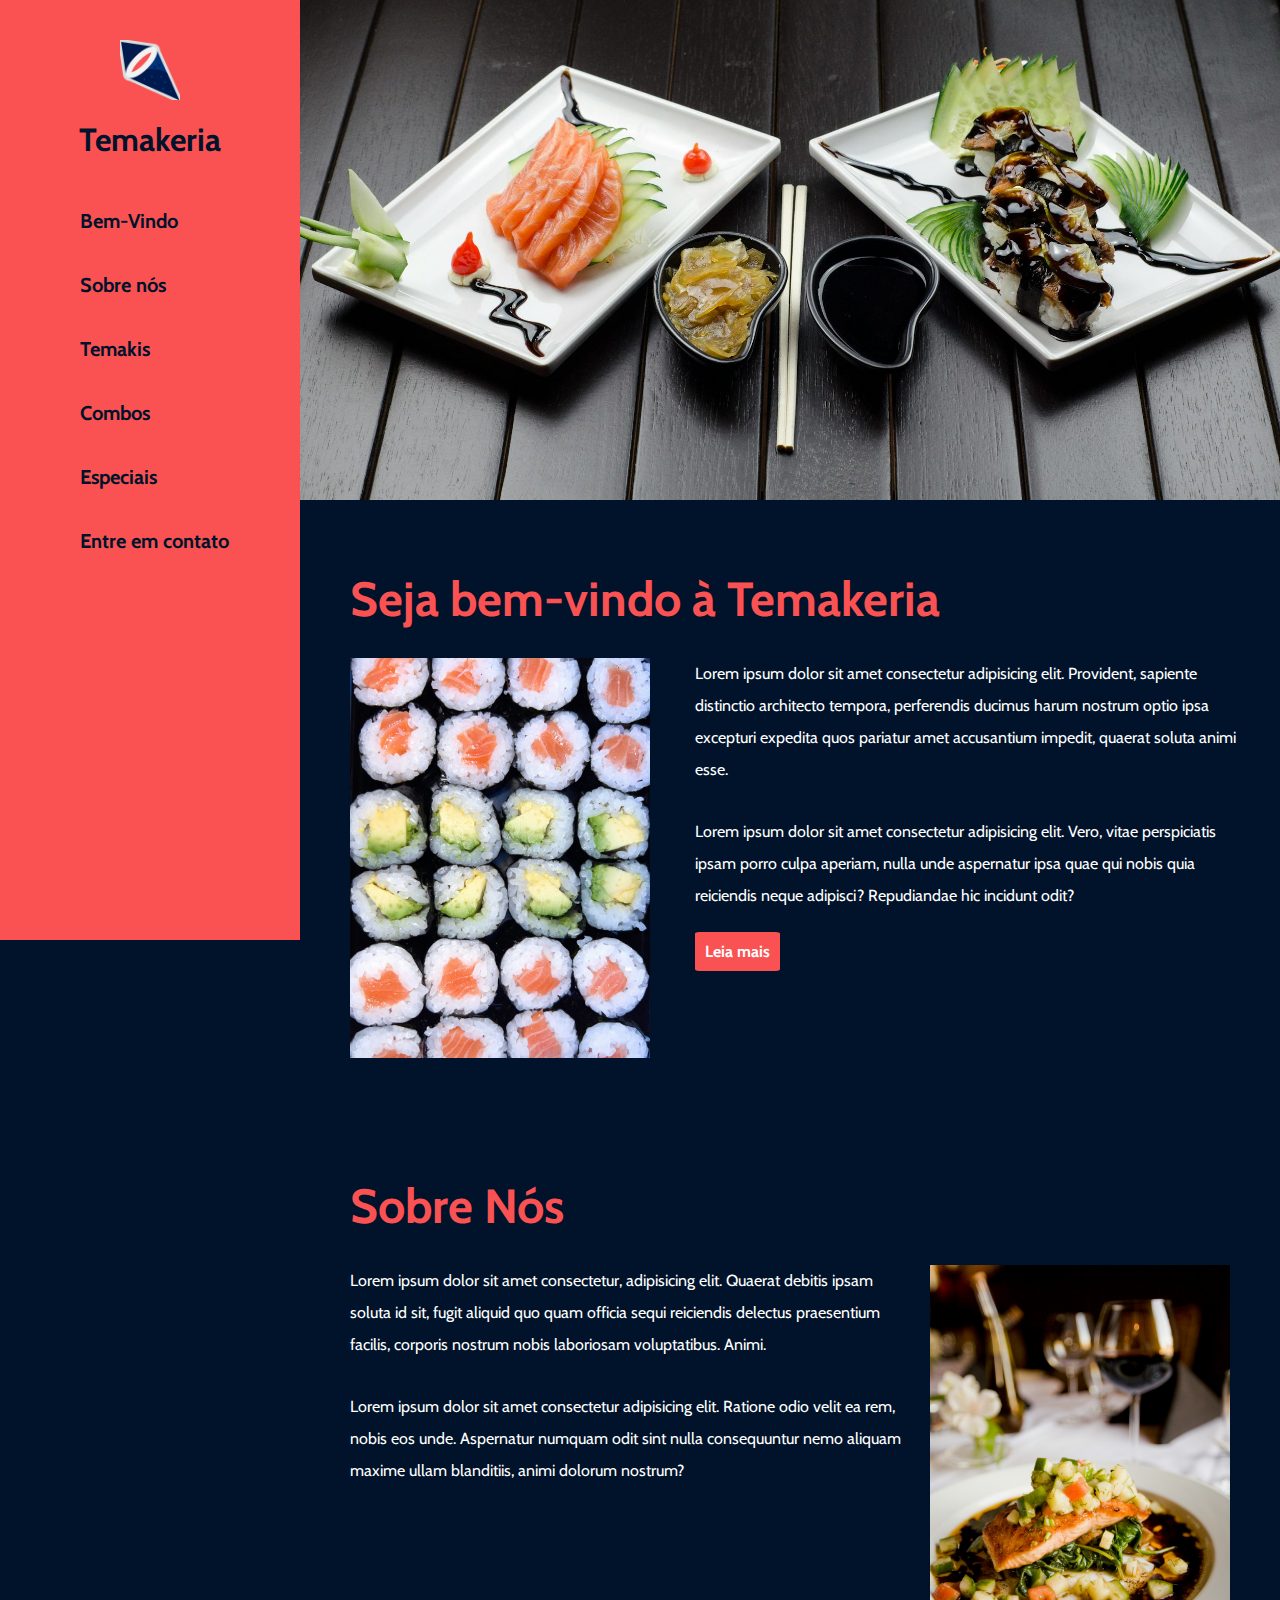
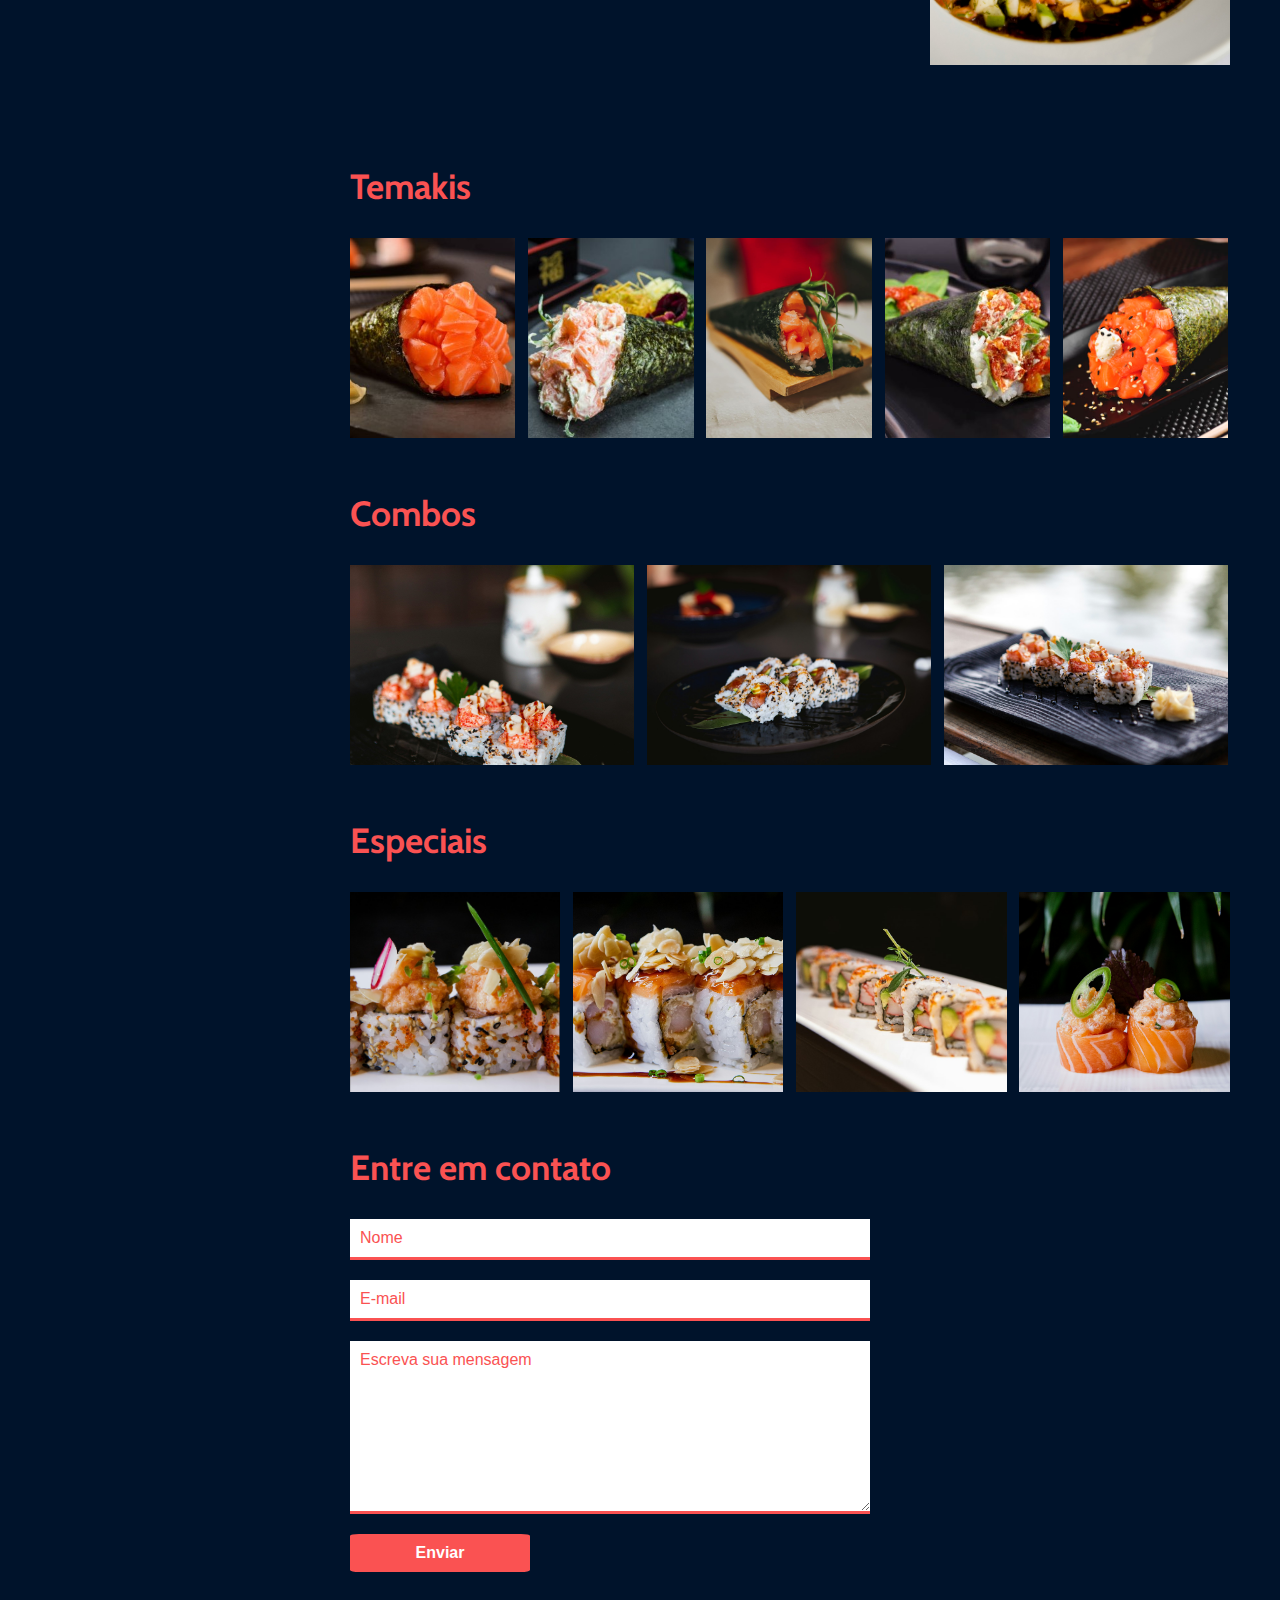
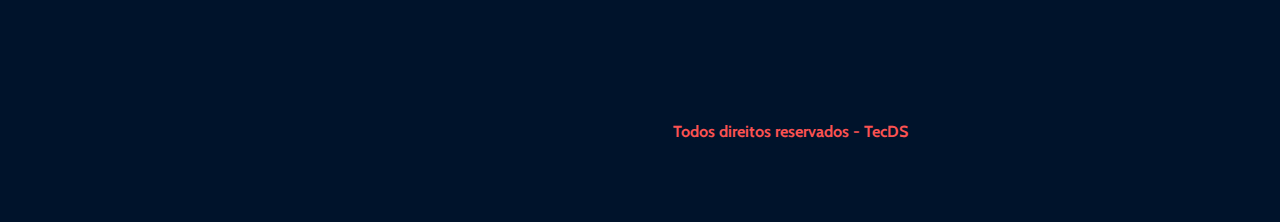
<file: CodigoBase/index.html>
<!DOCTYPE html>
<html lang="pt-br">
<head>
    <meta charset="UTF-8">
    <meta name="viewport" content="width=device-width, initial-scale=1.0">
    <title>Temakeria Landing Page</title>
    <link rel="stylesheet" href="css/style.css">
    <link rel="stylesheet" href="css/reset.css">
</head>
<body>
    <!-- barra lateral de navegação -->
    <div class="container">
        <div id="sidebar">
            <div class="sidebar-container">
                <!-- logotipo temakeria -->
                <img class="logo-temakeria" src="img/stand.png" alt="Logo Temakeria">
                <h1>Temakeria</h1>
                <nav>
                    <ul>
                        <li><a href="#sessao-bemvindo">Bem-Vindo</a></li>
                        <li><a href="#sessao-sobre">Sobre nós</a></li>
                        <li><a href="#sessao-1">Temakis</a></li>
                        <li><a href="#sessao-2">Combos</a></li>
                        <li><a href="#sessao-3">Especiais</a></li>
                        <li><a href="#sessao-contato">Entre em contato</a></li>
                    </ul>
                </nav>
            </div>
        </div>
        <div class="content">
            <main>
                <section id="sessao-bemvindo">
                    <div class="banner"></div>
                    <div class="sessao-bemvindo-content">
                        <h1>Seja bem-vindo à <b>Temakeria</b></h1>
                        <div class="sessao-minibanner"></div>
                        <div class="sessao-descricao">
                            <p>Lorem ipsum dolor sit amet consectetur adipisicing elit. Provident, sapiente distinctio architecto tempora, perferendis ducimus harum nostrum optio ipsa excepturi expedita quos pariatur amet accusantium impedit, quaerat soluta animi esse.</p>

                            <p>Lorem ipsum dolor sit amet consectetur adipisicing elit. Vero, vitae perspiciatis ipsam porro culpa aperiam, nulla unde aspernatur ipsa quae qui nobis quia reiciendis neque adipisci? Repudiandae hic incidunt odit?</p>
                            <a href="#" class="sessao-bemvindo-btn"> Leia mais</a>
                        </div>
                    </div>
                </section>
                <br>
                <!-- sessao sobre -->
                <section id="sessao-sobre">
                    <div class="sessao-content">
                        <h1>Sobre Nós</h1>
                        <div class="sessao-minibanner"></div>
                        <div class="sessao-descricao">
                            <p>Lorem ipsum dolor sit amet consectetur, adipisicing elit. Quaerat debitis ipsam soluta id sit, fugit aliquid quo quam officia sequi reiciendis delectus praesentium facilis, corporis nostrum nobis laboriosam voluptatibus. Animi.</p>

                            <p>Lorem ipsum dolor sit amet consectetur adipisicing elit. Ratione odio velit ea rem, nobis eos unde. Aspernatur numquam odit sint nulla consequuntur nemo aliquam maxime ullam blanditiis, animi dolorum nostrum?</p> 
                                             
                        </div>
                    </div>
                </section>

                <section id="sessao-1">
                    <h2>Temakis</h2>
                    <div class="fotos1-imgs banner-galeria" id="img1"></div>
                    <div class="fotos1-imgs banner-galeria" id="img2"></div>
                    <div class="fotos1-imgs banner-galeria" id="img3"></div>
                    <div class="fotos1-imgs banner-galeria" id="img4"></div>
                    <div class="fotos1-imgs banner-galeria" id="img5"></div>
                </section>
                <section id="sessao-2">
                    <h2>Combos</h2>
                    <div class="fotos2-imgs banner-galeria" id="img6"></div>
                    <div class="fotos2-imgs banner-galeria" id="img7"></div>
                    <div class="fotos2-imgs banner-galeria" id="img8"></div>
                </section>
                <section id="sessao-3">
                    <h2>Especiais</h2>
                    <div class="fotos3-imgs banner-galeria" id="img9"></div>
                    <div class="fotos3-imgs banner-galeria" id="img10"></div>
                    <div class="fotos3-imgs banner-galeria" id="img11"></div>
                    <div class="fotos3-imgs banner-galeria" id="img12"></div>
                </section>

                <section id="sessao-contato">   
                    <h2>Entre em contato</h2>
                    <form id="form-contato">
                        <input type="text" name="name" placeholder="Nome">
                        <input type="email" name="email" placeholder="E-mail">
                        <textarea name="message" placeholder="Escreva sua mensagem"></textarea>
                        <input type="submit" value="Enviar">
                    </form>
                </section>

                <footer>
                    <p>Todos direitos reservados - TecDS</p>
                </footer>
            </main>
        </div>
    </div>    
</body>
</html>
</file>
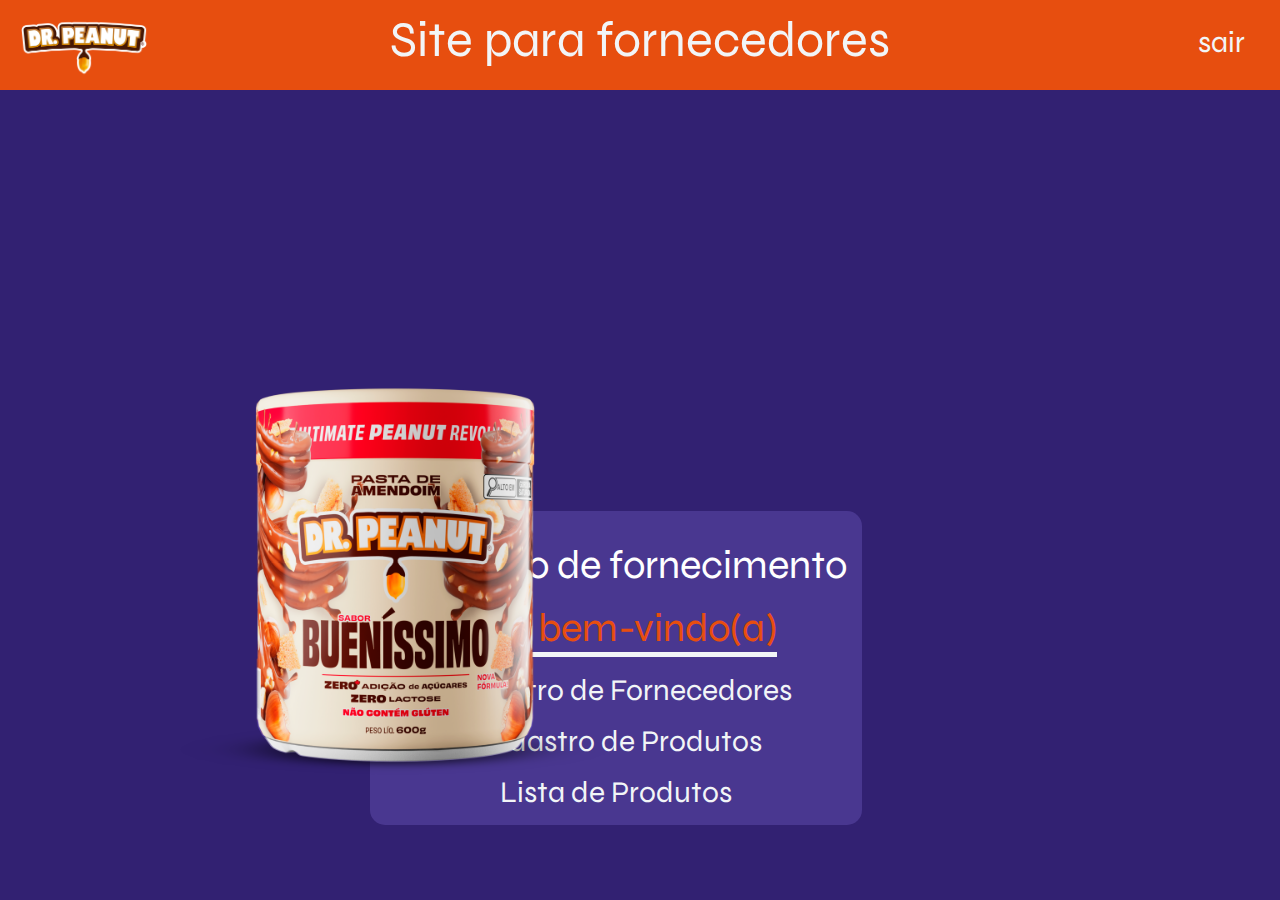
<file: Main page/index.html>
<!DOCTYPE html>
<html lang="pt-br">
<head>
    <meta charset="UTF-8">
    <meta name="viewport" content="width=device-width, initial-scale=1.0">
    <link rel="stylesheet" href="css/reset.css">
    <link rel="stylesheet" href="css/style.css">
    <link rel="stylesheet" href="css/media.css">
    <link rel="icon" href="img/page_logo.png" type="image/png">
    <title>Dr.Peanuts</title>
</head>
<body scrolling>
    <header>
        <img class="logo" src="img/logo.jpg" alt=""> <a class="exit" href="http://127.0.0.1:5500/Login/index.html">sair</a>
        <p class="texto-cabecalho">Site para fornecedores</p>
    </header>
    <main>
        <div class="principal">
            <img class="bueno" src="img/buenissimo.png" alt="">
            <div class="container1">
                <h1 class="text">Cadastro de fornecimento</h1>
                <h3 class="text" id="t1">Seja bem-vindo(a)</h3>
                <div class="container2">
                    <a class="button text1" href="http://127.0.0.1:5500/Supplier-login/index.html">Cadastro de Fornecedores</a>
                    <a class="button text1" href="http://127.0.0.1:5500/Product-login/index.html">Cadastro de Produtos</a>
                    <a class="button text1" href="http://127.0.0.1:5500/Product-list/index.html">Lista de Produtos</a>
                </div>
            </div>
        </div>
    </main>
    <aside>
        
    </aside>
</body>
</html>
</file>
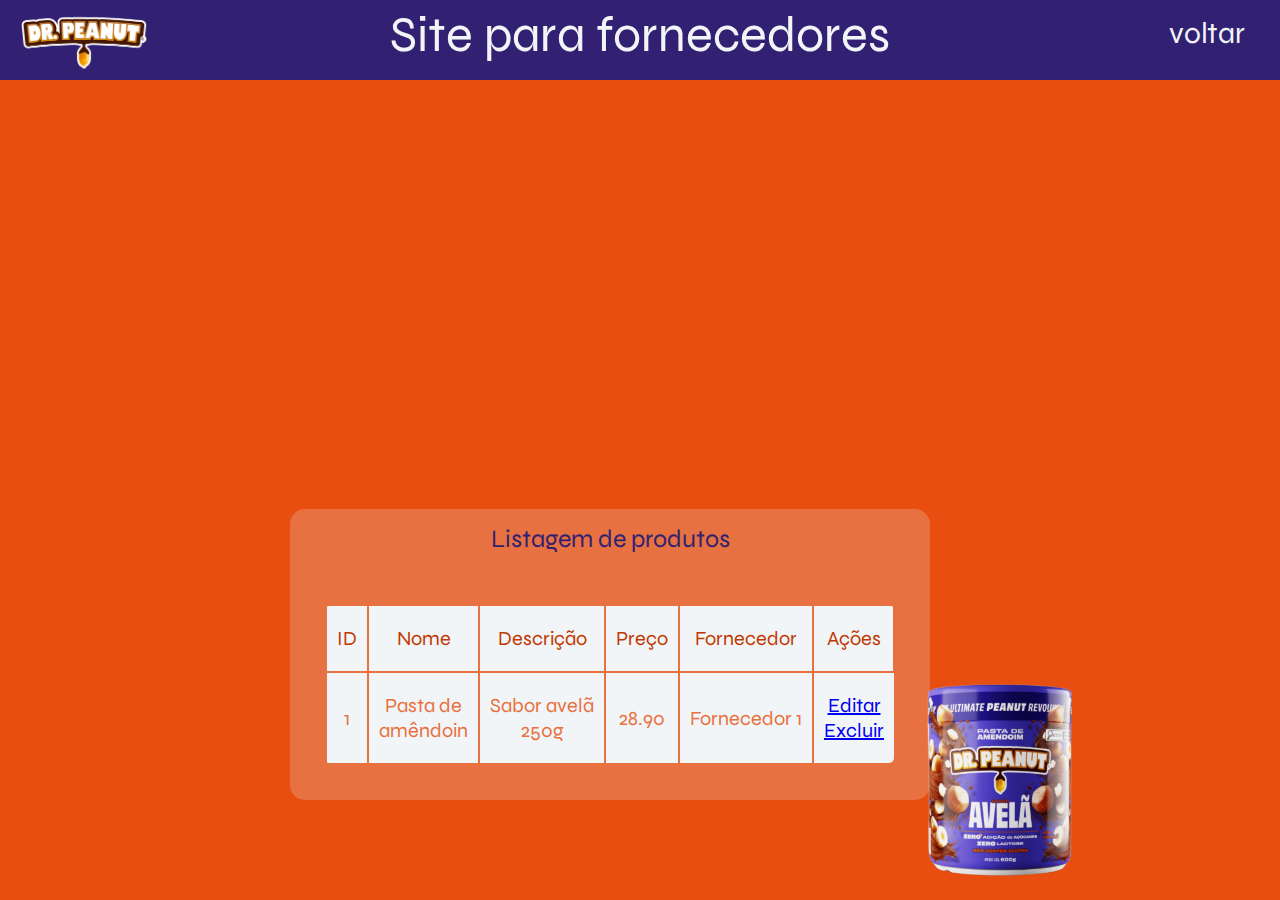
<file: Product-list/index.html>
<!DOCTYPE html>
<html lang="pt-br">
<head>
    <meta charset="UTF-8">
    <meta name="viewport" content="width=device-width, initial-scale=1.0">
    <link rel="stylesheet" href="css/reset.css">
    <link rel="stylesheet" href="css/style.css">
    <link rel="stylesheet" href="css/media.css">
    <link rel="icon" href="img/page_logo.png" type="image/png">
    <title>Dr.Peanuts</title>
</head>
<body>
  <header>
    <img class="logo" src="img/logo.jpg" alt=""> <a class="exit" href="http://127.0.0.1:5500/Main%20page/index.html">voltar</a>
    <p class="texto-cabecalho">Site para fornecedores</p>
</header>

    <main>
      <h1>Listagem de produtos</h1>
      <table class="tabela">
          <thead>
              <tr>
                <th class="tabela-cel end-top">ID</th>
                 <th class="tabela-cel">Nome</th>
                <th class="tabela-cel">Descrição</th>
                <th class="tabela-cel">Preço</th>
                <th class="tabela-cel">Fornecedor</th>
               <th class="tabela-cel end2-top">Ações</th>
              </tr>
          </thead>
          <tbody>
              <tr>
                <td class="tabela-cel end-bottom">1</td>
                <td class="tabela-cel">Pasta de <br>amêndoin</td>
                <td class="tabela-cel">Sabor avelã<br>
                  250g</td>
                <td class="tabela-cel">28.90</td>
                <td class="tabela-cel">Fornecedor 1</td>
                <td class="actions end2-bottom">
                  <a href="#">Editar</a>
                  <a href="#">Excluir</a>
                </td>
              </tr>
            </tbody>
      </table>
    </main>
    <aside>
      <img class="pasta" src="img/pasta.png" alt="pasta_de_amen">
    </aside>
</body>
</html>
</file>
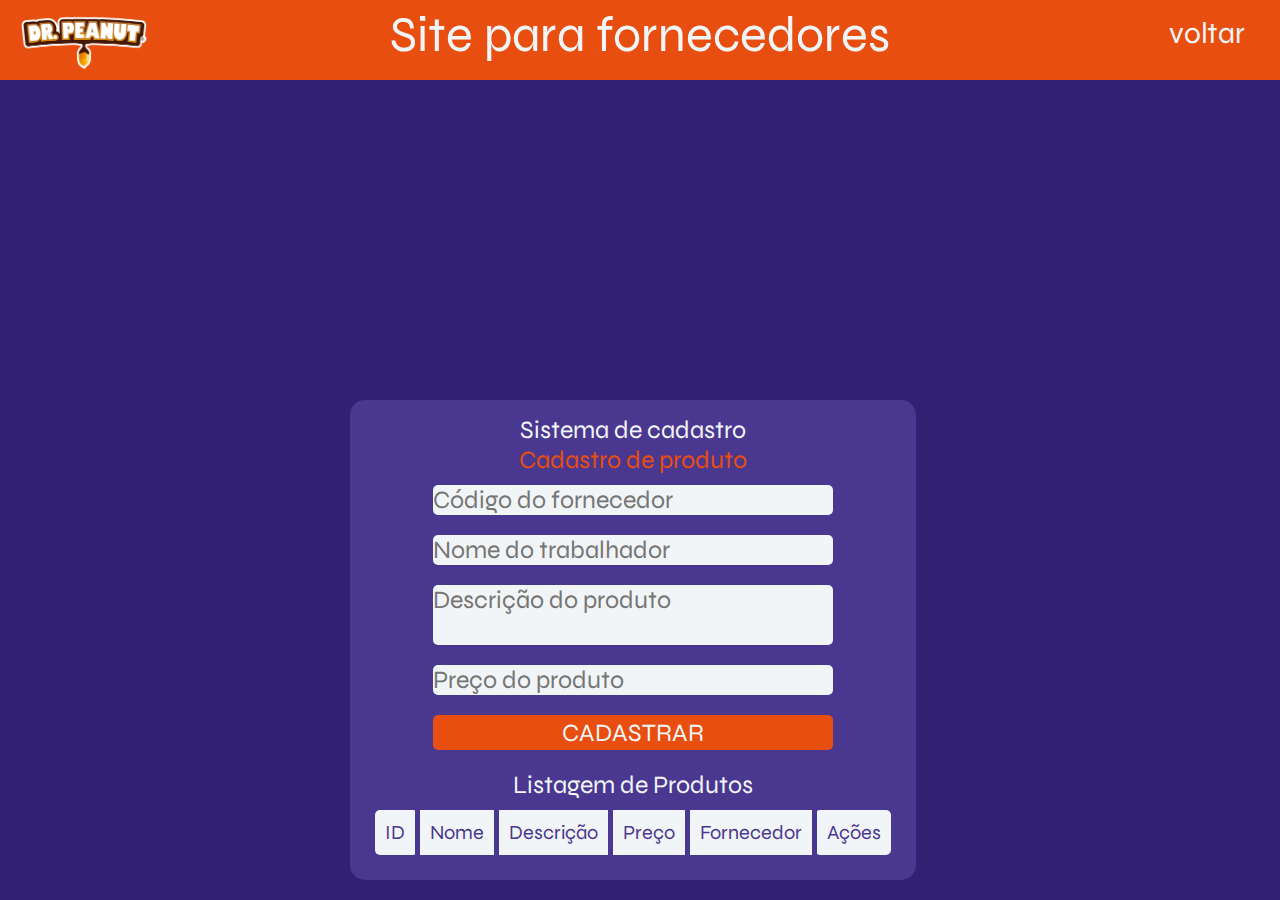
<file: Product-login/index.html>
<!DOCTYPE html>
<html lang="pt-br">
<head>
    <meta charset="UTF-8">
    <meta name="viewport" content="width=device-width, initial-scale=1.0">
    <link rel="stylesheet" href="css/reset.css">
    <link rel="stylesheet" href="css/style.css">
    <link rel="stylesheet" href="css/media.css">
    <link rel="icon" href="img/page_logo.png" type="image/png">
    <title>Dr.Peanuts</title>
</head>
<body>
    <header>
        <img class="logo" src="img/logo.jpg" alt=""> <a class="exit" href="http://127.0.0.1:5500/Main%20page/index.html">voltar</a>
        <p class="texto-cabecalho">Site para fornecedores</p>
    </header>
    <main>
        <h1 class="text-up">Sistema de cadastro</h1>
        <h2 class="text-up text-up-bottom">Cadastro de produto</h2>

        <input class="input" type="text" name="fornecedor" placeholder="Código do fornecedor" required maxlength="7" class="inputs">
        <input class="input" type="text" name="nome" placeholder="Nome do trabalhador" required class="inputs">
        <textarea class="descricao" name="descricao" placeholder="Descrição do produto" required class="inputs"></textarea>
        <input class="input" type="number" name="preco" placeholder="Preço do produto" required class="inputs">
        <input class="button" type="submit" value="CADASTRAR">

        <p>Listagem de Produtos</p>

        <table class="tabela">
            <thead>
                <tr>
                  <th class="tabela-cel end">ID</th>
                    <th class="tabela-cel pre-end">Nome</th>
                  <th class="tabela-cel pre-end">Descrição</th>
                  <th class="tabela-cel pre-end">Preço</th>
                  <th class="tabela-cel pre-end">Fornecedor</th>
                 <th class="tabela-cel end">Ações</th>
                </tr>
            </thead>
        </table>
    </main>
</body>
</html>
</file>
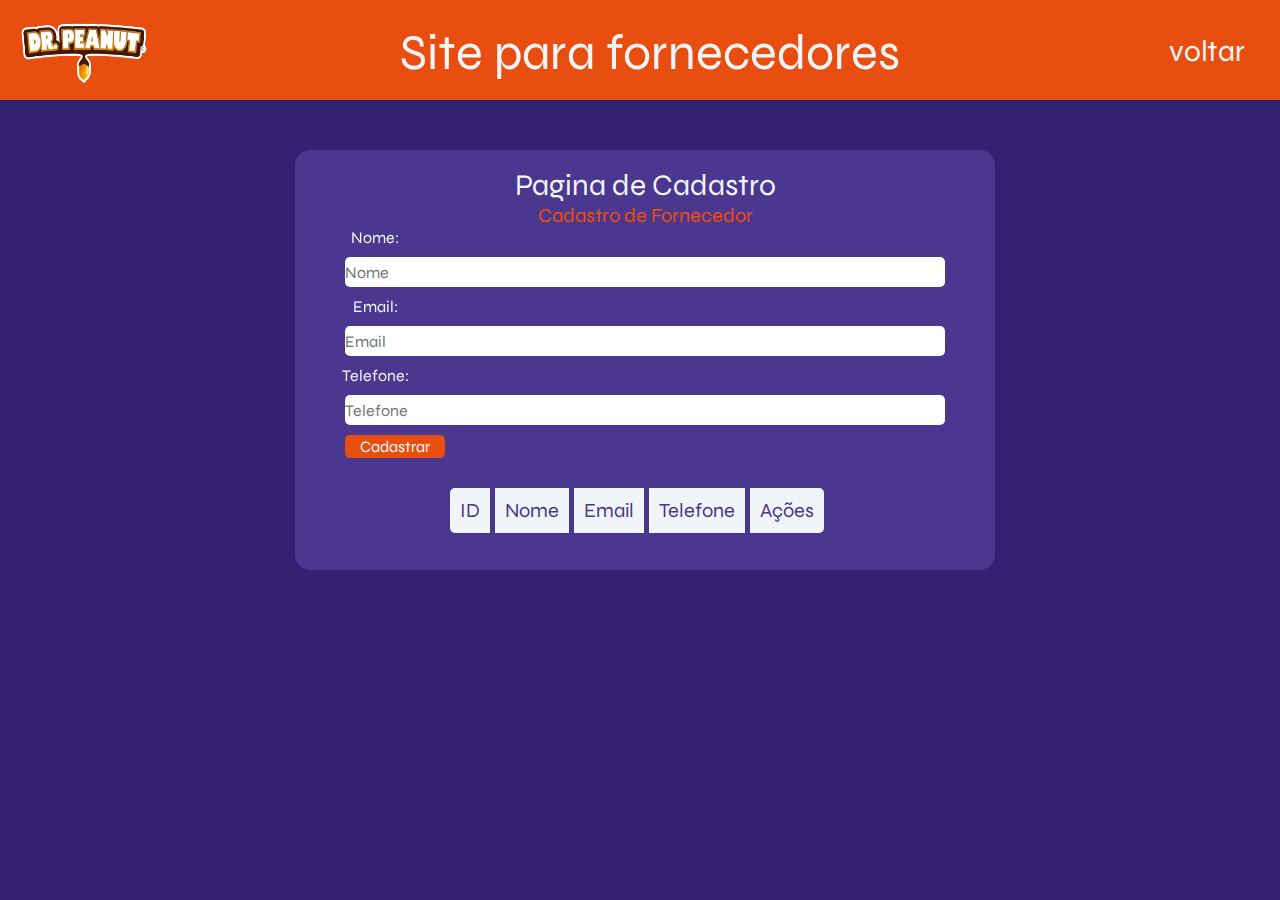
<file: Supplier-login/index.html>
<!DOCTYPE html>
<html lang="pt-br">
<head>
    <meta charset="UTF-8">
    <meta name="viewport" content="width=device-width, initial-scale=1.0">
    <link rel="stylesheet" href="css/reset.css">
    <link rel="stylesheet" href="css/style.css">
    <link rel="stylesheet" href="css/media.css">
    <link rel="icon" href="img/page_logo.png" type="image/png">
    <title>Dr.Peanuts</title>
</head>
<body>
    <header>
        <img class="logo" src="img/logo.jpg" alt=""> <a class="exit" href="http://127.0.0.1:5500/Main%20page/index.html">voltar</a>
        <p class="texto-cabecalho">Site para fornecedores</p>
    </header>
    <main>
        <div class="fundo">
            <form>
                <h1>Pagina de Cadastro</h1>
                <h2>Cadastro de Fornecedor</h2>
        
                <!-- Nome -->
                <p><b>Nome:</b></p>
                <input type="text" required class="inputs1" placeholder="Nome">
        
                <!-- Email -->
                <p><b>Email:</b></p>
                <input type="text" required class="inputs2" placeholder="Email">
        
                <!-- Telefone -->
                <p><b>Telefone:</b></p>
                <input type="text" required class="inputs3" placeholder="Telefone">
        
                <p><input type="submit" value="Cadastrar" class="cadastrar"></p>
                <table>
                    <thead border="1"> <!-- Define o cabeçalho da tabela-->
                        <th><b>ID</b></th> <!-- Itens do cabeçalho -->
                        <th class="esp"><b>Nome</b></th>
                        <th class="esp"><b>Email</b></th>
                        <th class="esp"><b>Telefone</b></th>
                        <th><b>Ações</b></th>
                    </thead>
                </table>
            </form>
        </div>
    </main>
</body>
</html>
</file>
<file: CodigoBase/css/style.css>
/* Importa a fonte 'Cabin' do Google Fonts para ser usada no site */
@import url('https://fonts.googleapis.com/css2?family=Cabin:ital,wght@0,400..700;1,400..700&display=swap');

/* Define o estilo do corpo da página */
body{
	font-family: "Cabin", sans-serif; /* Aplica a fonte importada */
	color: #FFF; /* Define a cor do texto como branco */
	background-color: #00132B; /* Define o fundo da página como azul escuro */
}

/* Define a transição suave para links ao serem interagidos */
a {
	transition: .5s; /* Transição de 0,5s ao interagir com links */
}

/* Estilos para a barra lateral (sidebar) */

#sidebar {
	position: fixed; /* Fixa a sidebar na tela, independente do scroll */
	height: 100%; /* Define a altura total da página */
	width: 300px; /* Define a largura da sidebar */
	background-color: #FA5252; /* Cor de fundo vermelho */
	padding-top: 40px; /* Espaçamento superior da sidebar */
}

/* Estilo do título (h1) dentro da sidebar */
#sidebar h1 {
	color: #00132B; /* Cor do texto (azul escuro) */
	font-size: 32px; /* Tamanho da fonte do título */
	text-align: center; /* Centraliza o texto */
	margin-top: 20px; /* Espaçamento superior */
	margin-bottom: 30px; /* Espaçamento inferior */
}

/* Estilo dos links na sidebar */
#sidebar a {
	color: #00132B; /* Cor do link (azul escuro) */
	text-decoration: none; /* Remove o sublinhado dos links */
	font-size: 20px; /* Tamanho da fonte dos links */
	font-weight: bold; /* Define os links em negrito */
	margin-left: 10px; /* Espaçamento à esquerda dos links */
}

/* Muda a cor do link ao passar o mouse */
#sidebar a:hover {
	color: #00327C; /* Cor azul mais clara ao passar o mouse */
}

/* Estilo dos itens de lista (li) dentro da sidebar */
#sidebar li {
	padding: 20px; /* Espaçamento interno dos itens */
}

/* Centraliza o conteúdo da sidebar */
.sidebar-container {
	position: relative; /* Define posição relativa para o container */
	margin-left: auto;
	margin-right: auto;
	width: 200px; /* Largura do container */
}

/* Estilo para o logo da Temakeria */
.logo-temakeria {
	width: 60px; /* Define largura da imagem do logo */
	height: 60px; /* Define altura da imagem */
	display: block; /* Exibe como bloco */
	position: relative;
	margin-left: auto;
	margin-right: auto; /* Centraliza o logo */
}

/* Estilos para o conteúdo principal */
.content {
	position: absolute;
	left: 300px; /* Espaçamento à esquerda para acomodar a sidebar */
	width: calc(100% - 300px); /* Largura ajustada para o restante da página */
}
/* Define as cores e o espaçamento padrão dos títulos dentro do conteúdo */
.content h1, .content h2 {
	color: #FA5252; /* Cor vermelha */
	margin-bottom: 30px; /* Espaçamento inferior */
}

/* Define o tamanho de fonte do título principal (h1) */
.content h1 {
	font-size: 48px; /* Tamanho grande para o h1 */
}

/* Define o tamanho de fonte do subtítulo (h2) */
.content h2 {
	font-size: 35px; /* Tamanho menor que o h1 */
}

/* Define o espaçamento à esquerda para seções */
section {
	padding-left: 50px; /* Espaçamento interno à esquerda */
}

/* Estilos para a seção de boas-vindas */

/* Remove o espaçamento à esquerda da seção de boas-vindas */
#sessao-bemvindo {
	padding-left: 0;
}

/* Define o espaçamento à esquerda dentro do conteúdo da seção de boas-vindas */
.sessao-bemvindo-content {
	padding-left: 50px;
}

/* Estilo para o banner da seção de boas-vindas */
#sessao-bemvindo .banner {
	height: 500px; /* Altura fixa do banner */
	background-image: url('../img/banner2.jpg'); /* Imagem de fundo */
	background-position: center; /* Centraliza a imagem */
	background-size: cover; /* Cobre todo o banner */
}

/* Estilo do título h1 na seção de boas-vindas */
#sessao-bemvindo h1 {
	margin-top: 70px; /* Espaçamento superior */
}

/* Clearfix para a seção de boas-vindas e sobre, garantindo que o layout flua corretamente */
#sessao-bemvindo::after, #sessao-sobre::after {
	content: ""; /* Elemento vazio */
	display: block;
	clear: both; /* Impede que o float afete o próximo conteúdo */
	margin-bottom: 100px; /* Espaçamento inferior */
}

/* Mini-banner da seção */
.sessao-minibanner {
	width: 300px; /* Largura fixa */
	height: 400px; /* Altura fixa */
	background-image: url('../img/banner3.jpg'); /* Imagem de fundo */
	background-position: center; /* Centraliza a imagem */
	background-size: cover; /* Cobre todo o mini-banner */
	float: left; /* Faz o mini-banner flutuar à esquerda */
}

/* Estilo para a descrição da seção */
.sessao-descricao {
	position: absolute; /* Posiciona o elemento de forma absoluta */
	left: 370px; /* Define a posição à esquerda */
	padding-right: 30px; /* Espaçamento interno à direita */
}

/* Estilo para os parágrafos dentro da descrição */
.sessao-descricao p {
	line-height: 2; /* Aumenta o espaçamento entre linhas */
	font-size: 16px; /* Define o tamanho da fonte */
	margin-bottom: 30px; /* Espaçamento inferior */
	margin-left: 25px; /* Espaçamento à esquerda */
}

/* Estilo para os botões da seção de boas-vindas e do formulário */
.sessao-bemvindo-btn, form input[type=submit] {
	background-color: #FA5252; /* Fundo vermelho */
	color: #FFF; /* Texto branco */
	text-decoration: none; /* Remove o sublinhado */
	padding: 10px; /* Espaçamento interno */
	transition: .5s; /* Transição suave ao interagir */
	width: 100px; /* Largura fixa */
	text-align: center; /* Centraliza o texto */
	font-size: 100%; /* Tamanho de fonte padrão */
	font-weight: bold; /* Negrito */
	border: none; /* Remove bordas */
	border-radius: 5%; /* Bordas arredondadas */
	cursor: pointer; /* Muda o cursor para indicar clicável */
	margin-left: 25px; /* Espaçamento à esquerda */
}

/* Estilo para o efeito hover nos botões */
.sessao-bemvindo-btn:hover, form input[type=submit]:hover {
	background-color: #ff8080; /* Muda a cor de fundo ao passar o mouse */
}

/* Estilos para a seção "sobre" */

/* Estilo para o mini-banner da seção "sobre" */
#sessao-sobre .sessao-minibanner {
	float: right; /* Faz o mini-banner flutuar à direita */
	margin-right: 50px; /* Espaçamento à direita */
	background-image: url('../img/banner4.jpg'); /* Imagem de fundo */
}

/* Ajuste de posição e largura da descrição da seção "sobre" */
#sessao-sobre .sessao-descricao {
	position: absolute; /* Posiciona de forma absoluta */
	left: 25px; /* Define a posição à esquerda */
	width: calc(100% - 400px); /* Calcula a largura restante */
}

/* Estilos para a galeria */

/* Define o estilo das imagens da galeria */
.banner-galeria {
	background-position: center; /* Centraliza a imagem */
	background-size: cover; /* Cobre todo o espaço da galeria */
	display: inline-block; /* Exibe as imagens em linha */
	height: 200px; /* Define a altura das imagens */
}

/* Estilo das seções de galeria */
#sessao-1, #sessao-2, #sessao-3 {
	padding-right: 50px; /* Espaçamento à direita */
	margin-bottom: 50px; /* Espaçamento inferior */
}

/* Estilo das imagens da primeira galeria */
.fotos1-imgs {
	width: 18.8%; /* Define a largura de cada imagem */
	margin-left: .5%; /* Pequeno espaçamento à esquerda */
	margin-right: .5%; /* Pequeno espaçamento à direita */
}

/* Imagem 1 da primeira galeria */
#img1 {
	background-image: url('../img/galeria1.jpg'); /* Imagem de fundo */
	margin-left: 0; /* Sem margem à esquerda */
}

/* Imagem 2 da primeira galeria */
#img2 {
	background-image: url('../img/galeria2.jpg'); /* Imagem de fundo */
}

/* Imagem 3 da primeira galeria */
#img3 {
	background-image: url('../img/galeria3.jpg'); /* Imagem de fundo */
}

/* Imagem 4 da primeira galeria */
#img4 {
	background-image: url('../img/galeria4.jpg'); /* Imagem de fundo */
}

/* Imagem 5 da primeira galeria */
#img5 {
	background-image: url('../img/galeria5.jpg'); /* Imagem de fundo */
	margin-right: 0; /* Sem margem à direita */
}

/* Estilo das imagens da segunda galeria */
.fotos2-imgs {
	width: 32.3%; /* Define a largura das imagens */
	margin-left: .5%; /* Pequeno espaçamento à esquerda */
	margin-right: .5%; /* Pequeno espaçamento à direita */
}

/* Imagem 6 da segunda galeria */
#img6 {
	background-image: url('../img/galeria6.jpg'); /* Imagem de fundo */
	margin-left: 0; /* Sem margem à esquerda */
}

/* Imagem 7 da segunda galeria */
#img7 {
	background-image: url('../img/galeria7.jpg'); /* Imagem de fundo */
}

/* Imagem 8 da segunda galeria */
#img8 {
	background-image: url('../img/galeria8.jpg'); /* Imagem de fundo */
	margin-right: 0; /* Sem margem à direita */
}

/* Estilo das imagens da terceira galeria */
.fotos3-imgs {
	width: 23.9%; /* Define a largura das imagens */
	margin-left: .5%; /* Pequeno espaçamento à esquerda */
	margin-right: .5%; /* Pequeno espaçamento à direita */
}

/* Imagem 9 da terceira galeria */
#img9 {
	background-image: url('../img/galeria9.jpg'); /* Imagem de fundo */
	margin-left: 0; /* Sem margem à esquerda */
}

/* Imagem 10 da terceira galeria */
#img10 {
	background-image: url('../img/galeria10.jpg'); /* Imagem de fundo */
}

/* Imagem 11 da terceira galeria */
#img11 {
	background-image: url('../img/galeria11.jpg'); /* Imagem de fundo */
}

/* Imagem 12 da terceira galeria */
#img12 {
	background-image: url('../img/galeria12.jpg'); /* Imagem de fundo */
	margin-right: 0; /* Sem margem à direita */
}
/* Estilos para a seção de contato */

/* Define a largura máxima do formulário de contato */
#form-contato {
	width: 500px;
}

/* Estilos para os inputs de texto, e-mail e textarea dentro do formulário de contato */
#form-contato input[type=text], #form-contato input[type=email], #form-contato textarea {
	display: block; /* Mostra os campos como blocos, ocupando toda a largura */
	border-bottom: 3px solid #FA5252; /* Adiciona uma borda inferior vermelha */
	padding: 10px; /* Espaçamento interno */
	margin-bottom: 20px; /* Espaçamento inferior entre os campos */
	width: 100%; /* O campo ocupa 100% da largura do contêiner */
	font-size: 16px; /* Define o tamanho da fonte */
	font-family: 'Open sans', sans-serif; /* Define a fonte utilizada */
}

/* Estilos para quando os inputs ou textarea estiverem focados */
#form-contato input[type=text]:focus, #form-contato input[type=email]:focus, #form-contato textarea:focus {
	border-color: #FA5252; /* Mantém a cor da borda vermelha ao focar */
}

/* Define a altura do campo textarea */
#form-contato textarea {
	height: 150px; /* Altura fixa do textarea */
}

/* Estilo para o placeholder dentro dos campos do formulário */
#form-contato ::placeholder {
	color: #FA5252; /* Cor vermelha para o placeholder */
}

/* Estilos para o botão de envio do formulário */
#form-contato input[type=submit] {
	margin-left: 0; /* Remove a margem à esquerda */
	font-size: 16px; /* Tamanho da fonte */
	width: 180px; /* Largura fixa do botão */
}

/* Estilos para o rodapé */

/* Define a altura e o espaçamento superior do rodapé */
footer {
	height: 100px; /* Altura do rodapé */
	padding-top: 150px; /* Espaçamento superior */
	color: #FA5252; /* Cor do texto no rodapé */
}

/* Estilos para o parágrafo dentro do rodapé */
footer p {
	text-align: center; /* Centraliza o texto */
	font-weight: bold; /* Define o texto em negrito */
}

/* Estilos para a responsividade em dispositivos móveis com largura máxima de 768px */
@media (max-width: 768px) {

    /* Ajuste da barra lateral em dispositivos móveis */
    #sidebar {
        width: 100%; /* A barra lateral ocupa 100% da largura */
        height: auto; /* Altura ajustável */
        position: relative; /* Posição relativa para ajustar no layout */
        padding: 20px 0; /* Espaçamento superior e inferior */
        text-align: center; /* Centraliza o conteúdo */
    }

    /* Centraliza e ajusta o contêiner da logo e navegação */
    .sidebar-container {
        width: 100%; /* O contêiner ocupa toda a largura */
        margin: 0; /* Remove margens */
    }

    /* Ajusta a margem inferior da logo */
    .logo-temakeria {
        margin-bottom: 20px; /* Espaçamento inferior */
    }

    /* Remove margem inferior dos títulos h1 na barra lateral */
	#sidebar h1 {
		margin-bottom: 0;
	}

    /* Remove o espaçamento interno da lista de navegação */
    #sidebar ul {
        padding: 0;
    }

    /* Exibe os itens da lista de navegação em linha */
    #sidebar li {
        display: inline-block;
        padding: 10px 20px; /* Espaçamento ao redor dos itens */
    }

    /* Ajusta o tamanho da fonte dos links na barra lateral */
	#sidebar a {
		font-size: 14px; /* Fonte menor para dispositivos móveis */
	}

    /* Ajusta o banner na seção de boas-vindas */
	#sessao-bemvindo .banner {
		height: 500px; /* Altura do banner */
		background-image: url('../img/banner2.jpg'); /* Imagem de fundo */
		background-position: 10%; /* Ajusta a posição da imagem */
		background-size: cover; /* A imagem cobre todo o banner */
	}

    /* Ajusta o conteúdo geral da página */
    .content {
        position: relative;
        left: 0;
		padding: 0;	 /* Remove espaçamento interno */
        width: 100%; /* O conteúdo ocupa toda a largura */
    }

    /* Centraliza o conteúdo da seção de boas-vindas */
	.sessao-bemvindo-content {
		padding-left: 20px; /* Espaçamento à esquerda */
		display: flex;
		flex-direction: column;
		align-items: center; /* Centraliza os itens */
	}

    /* Ajusta o tamanho da fonte do título h1 */
	.content h1 {
		font-size: 34px; /* Fonte menor para dispositivos móveis */
	}

    /* Ajusta o parágrafo da seção de descrição */
	.sessao-descricao p {
		font-size: 14px; /* Tamanho da fonte reduzido */
		margin-top: 30px; /* Espaçamento superior */
		text-align: justify; /* Texto justificado */
	}

    /* Ajusta o tamanho do mini-banner */
	.sessao-minibanner {
		width: 230px; /* Largura reduzida */
		height: 100px; /* Altura reduzida */
		background-position: 50% 65%; /* Ajuste da posição da imagem */
	}

    /* Ajusta a posição da descrição da seção */
	.sessao-descricao {
		position: relative; /* Posição relativa */
		left: 0px; /* Sem deslocamento à esquerda */
		padding-right: 30px; /* Espaçamento interno à direita */
	}

    /* Remove o float do mini-banner na seção "sobre" */
	#sessao-sobre .sessao-minibanner {
		float: none; /* Remove o flutuamento */
		margin-right: 0px; /* Sem margem à direita */
	}

    /* Ajusta a largura e altura da descrição na seção "sobre" */
	#sessao-sobre .sessao-descricao {
		width: 80%; /* Largura de 80% */
		height: auto; /* Altura ajustável */
		margin-right: 50px; /* Espaçamento à direita */
	}

    /* Ajusta o tamanho da fonte do subtítulo h2 */
	.content h2 {
		font-size: 30px; /* Fonte menor para dispositivos móveis */
	}

    /* Ajustes para as seções e o rodapé */
	#sessao-1, #sessao-2, #sessao-3, #sessao-contato, footer {
		position: relative;
		top: 400px; /* Deslocamento para baixo */
	}

    /* Ajusta a largura das imagens na primeira galeria */
	.fotos1-imgs {
		width: 31%; /* Largura ajustada para dispositivos móveis */
	}

    /* Ajusta a largura das imagens específicas na primeira galeria */
	#img4, #img5 {
		width: 47%; /* Largura aumentada para essas imagens */
	}

    /* Ajusta a largura das imagens na segunda galeria */
	.fotos2-imgs {
		width: 30%; /* Largura ajustada para dispositivos móveis */
	}

    /* Ajusta a largura das imagens na terceira galeria */
	.fotos3-imgs {
		width: 22%; /* Largura ajustada para dispositivos móveis */
	}

    /* Ajusta o formulário de contato em dispositivos móveis */
    #form-contato {
        width: 200px; /* Largura reduzida para dispositivos móveis */
        height: auto; /* Altura ajustável */
    }

    /* Ajusta o rodapé para dispositivos móveis */
    footer {
        padding-top: 50px; /* Reduz o espaçamento superior */
    }
}
</file>
<file: Main page/css/style.css>
@import url('https://fonts.googleapis.com/css2?family=Syne:wght@400..800&display=swap');

*{
    font-family: "Syne", sans-serif;
    font-optical-sizing: auto;
    font-weight: 400;
    font-style: normal;
}

header{
    display: flex;
    text-align: center;
    background-color: #E74E0F;
    padding-bottom: 10px;
    padding-top: 10px;
    position: relative;
    width: 100%;
}

.logo{
    position: relative;
    width: 10%;
    left: 20px;
}

.texto-cabecalho{
    position: relative;
    font-size: 50px;
    left: 262px;
    color: #F2F5F7;
}

.exit{
    position: absolute;
    font-size: 30px;
    right: 35px;
    color: #F2F5F7;
    text-decoration: none;
    top: 24px;
}

body{
    background-color: #322172;
    display: flex;
    flex-direction: column;
    min-height: 100vh;
    overflow: hidden;
}

main{
    display: flex;
    justify-content: center;
    align-items: center;
}

.container1{
    color: #F2F5F7;
    background-color: #493790;
    display: flex;
    justify-content:center;
    align-items:center;
    flex-direction: column;
    text-align: center;
    padding: 15px;
    border-radius: 15px;
    margin-top: 140px;
    position: fixed;
    left: 370px;
    bottom: 75px;
    font-size: 40px;
}

h1{
    color: #FFFFFF;

}

H3{
    color: #E74E0F;
}

.button{
    color: #F2F5F7;
    text-decoration: none;
}

.text{
    margin-top: 15px;
}

.text1{
    margin-top: 15px;
    font-size: 75%;
}

#t1{
    border-bottom: #F2F5F7 solid 5px;
}

.bueno{
    position: absolute;
    height: 50%;
    top: 350px;
    left:170px;
    z-index: +1;
}

.container2{
    display: flex;
    flex-direction: column;
}
</file>
<file: Main page/css/media.css>
@media (max-width: 768px){
    .logo{
        width: 50px;
    }
    .texto-cabecalho{
        font-size: 15px;
        left: 40px;
    }

    .exit{
        font-size: 10px;
        bottom: 15px;
    }

    .container1{
        width: 60%;
        left: 48px;
        padding-bottom: 100px;
    }

    .principal{
        top: 30px;
    }

    .text{
        font-size: 40%;
    }

    .text1{
        font-size: 40%;
    }

    .bueno{
        height:25%;
        bottom: 3px;
        left: 30px;
    }

}
</file>
<file: Product-list/css/style.css>
@import url('https://fonts.googleapis.com/css2?family=Syne:wght@400..800&display=swap');

*{
    font-family: "Syne", sans-serif;
    font-optical-sizing: auto;
    font-weight: 400;
    font-style: normal;
}

header{
    display: flex;
    text-align: center;
    background-color: #322172;
    padding-bottom: 5px;
    padding-top: 5px;
    position: relative;
    width: 100%;
}

.logo{
    position: relative;
    width: 10%;
    left: 20px;
}

.texto-cabecalho{
    position: relative;
    font-size: 50px;
    left: 262px;
    color: #F2F5F7;
}

.exit{
    position: absolute;
    font-size: 30px;
    right: 35px;
    color: #F2F5F7;
    text-decoration: none;
    top: 15px;
}

body{
    background-color: #E74E0F;
    display: flex;
    flex-direction: column;
    min-height: 100vh;
}

main{
    color: #F2F5F7;
    background-color: #E77140;
    display: flex;
    justify-content:center;
    align-items:center;
    flex-direction: column;
    text-align: center;
    padding: 15px;
    border-radius: 15px;
    margin-top: 140px;
    position: fixed;
    bottom: 100px;
    left: 290px;
    font-size: 25px;
}

.end-top{
    border-top-left-radius: 5px;
}

.end-bottom{
    border-bottom-left-radius: 5px;
}

.end2-top{
    border-top-right-radius: 5px;
}

.end2-bottom{
    border-bottom-right-radius: 5px;
}

th, td{
    margin: 10px;
    padding: 10px;
    background-color: #F2F5F7;
    font-size: 20px;
    border: #E77140 solid 2px;
    padding-top: 20px;
    padding-bottom: 20px;
}

th{
    color: #C03902;
}

td{
    color: #E77140;
    text-decoration: none;
}

.actions{
    text-decoration: none;
    color: #E77140;
    display: flex;
    flex-direction: column;
    border: #E77140 solid 0px;
    margin: 0px;
}

h1{
    color: #322172;
}

table{
    margin: 20px;
    margin-top: 50px;
}

.pasta{
    position: absolute;
    width: 18%;
    z-index: +1;
    right: 165px;
    bottom: 5px;
}
</file>
<file: Product-list/css/media.css>
@media (max-width: 768px){
    .logo{
        width: 50px;
    }
    .texto-cabecalho{
        font-size: 15px;
        left: 40px;
    }

    .exit{
        font-size: 10px;
        top: 15px;
    }

    main{
        width: 60%;
        left: 0px;
    }

    .tabela{
        
    }

}
</file>
<file: Product-login/css/style.css>
@import url('https://fonts.googleapis.com/css2?family=Syne:wght@400..800&display=swap');

*{
    font-family: "Syne", sans-serif;
    font-optical-sizing: auto;
    font-weight: 400;
    font-style: normal;
}

header{
    display: flex;
    text-align: center;
    background-color: #E74E0F;
    padding-bottom: 5px;
    padding-top: 5px;
    position: relative;
    width: 100%;
}

.logo{
    position: relative;
    width: 10%;
    left: 20px;
}

.texto-cabecalho{
    position: relative;
    font-size: 50px;
    left: 262px;
    color: #F2F5F7;
}

.exit{
    position: absolute;
    font-size: 30px;
    right: 35px;
    color: #F2F5F7;
    text-decoration: none;
    top: 15px;
}

body{
    background-color: #322172;
    display: flex;
    flex-direction: column;
    min-height: 100vh;
    overflow: hidden;
}

main{
    color: #F2F5F7;
    background-color: #493790;
    display: flex;
    justify-content:center;
    align-items:center;
    flex-direction: column;
    text-align: center;
    padding: 15px;
    border-radius: 15px;
    margin-top: 140px;
    position: fixed;
    bottom: 20px;
    left: 350px;
    font-size: 25px;
}

.input{
    background-color: #F2F5F7;
    width: 400px;
    margin: 10px;
    border-radius: 5px;
}

.descricao{
    background-color: #F2F5F7;
    width: 400px;
    margin: 10px;
    border-radius: 5px;
    resize: none;
}

.button{
    background-color: #E74E0F;
    margin-top: 10px;
    margin-bottom: 20px;
    padding: 2.5px;
    color: #F2F5F7;
    transition: background-color 0.5s;
    border-radius: 5px;
    width: 400px;
}

.button:hover{
    background-color: #C03902;
}

table{
    margin: 10px;
}

.end{
    border-radius: 5px;
}

.pre-end{
    border-left: #493790 solid 5px;
    border-right: #493790 solid 5px;
}

th{
    margin: 10px;
    padding: 10px;
    background-color: #F2F5F7;
    color: #493790;
    font-size: 20px;
}

.text-up{
    font-size: 25px;
}

.text-up-bottom{
    color: #E74E0F;
}
</file>
<file: Product-login/css/media.css>
@media (max-width: 768px){
    .logo{
        width: 50px;
    }
    .texto-cabecalho{
        font-size: 15px;
        left: 40px;
    }

    .exit{
        font-size: 10px;
        top: 15px;
    }

    main{
        width: 60%;
        left: 0px;
    }

    .inputs{
        width: 2px;
        font-size: 10px;
    }

    .text-up{
        font-size: 10px;
    }

}
</file>
<file: Supplier-login/css/style.css>
@import url('https://fonts.googleapis.com/css2?family=Syne:wght@400..800&display=swap');

*{
    font-family: "Syne", sans-serif;
    font-optical-sizing: auto;
    font-weight: 400;
    font-style: normal;
}

header{
    display: flex;
    text-align: center;
    background-color: #E74E0F;
    padding-bottom: 10px;
    padding-top: 10px;
    position: relative;
    width: 100%;
}

.logo{
    position: relative;
    width: 10%;
    left: 20px;
}

.texto-cabecalho{
    position: relative;
    font-size: 50px;
    left: 262px;
    color: #F2F5F7;
    top: 3px;
}

.exit{
    position: absolute;
    font-size: 30px;
    right: 35px;
    color: #F2F5F7;
    text-decoration: none;
    top: 33px;
}

body{
    background-color: #322172;
    display: flex;
    flex-direction: column;
    min-height: 100vh;
}

.fundo{
    color: #F2F5F7;
    background-color: #493790;
    display: flex;
    justify-content:center;
    align-items:center;
    flex-direction: column;
    text-align: center;
    height: 420px;
    width: 700px;
    border-radius: 15px;
    top: 150px;
    position: fixed;
    left: 295px;
    background-color: #493790;
    align-items: center;
}

.inputs1{
    height: 30px ;
    width: 600px;
    border-radius: 5px;
    position: relative;
    bottom: 20px;
    
}

.inputs2{
    height: 30px ;
    width: 600px;
    border-radius: 5px;
    position: relative;
    bottom: 20px;
}

.inputs3{
    height: 30px ;
    width: 600px;
    border-radius: 5px;
    position: relative;
    bottom: 20px;
}


h2{
    font-size: 20px;
    color: #E74E0F;
    position: relative;
    bottom: 10px;
}

h1{
    font-size: 30px;
    position: relative;
    bottom: 10px;
}

p{
    margin: 10px;
    position: relative;
    bottom: 20px;
    right: 270px;
}

.cadastrar{
    background-color: #E74E0F;
    color: #F2F5F7;
    height: 23px;
    width: 100px;
    position: relative;
    left: 20px;
    border-radius: 5px;
}

table{
    margin: 10px;
    background-color: #F2F5F7;
    color: #493790;
    border-radius: 5px;
    left: 95px;
    position: relative;
}

th{
    margin: 10px;
    padding: 10px;
    font-size: 20px;
}

.esp{
    border-left: #493790 solid 5px;
    border-right: #493790 solid 5px;
}
</file>
<file: Supplier-login/css/media.css>
@media (max-width: 768px){
    .logo{
        width: 50px;
    }
    .texto-cabecalho{
        font-size: 15px;
        left: 40px;
    }

    .exit{
        font-size: 10px;
        top: 15px;
    }

    .fundo{
        width: 60%;
        left: 25px;
        padding-left: 40px;
        padding-right: 40px;
        top: 80px
    }

    .inputs1, .inputs2, .inputs3{
        width: 160px;
        font-size: 10px;
    }

    h1, h2{
        font-size: 15px;
    }

    b{
        font-size: 10px;
        margin: 10px;
    }

    th{
        font-size: 10px;
        padding: 2px;
        left: 0px;
    }

    .esp{
        border-left: #493790 solid 1px;
        border-right: #493790 solid 1px;
    }

    table{
        left: 0px;
    }

}
</file>
